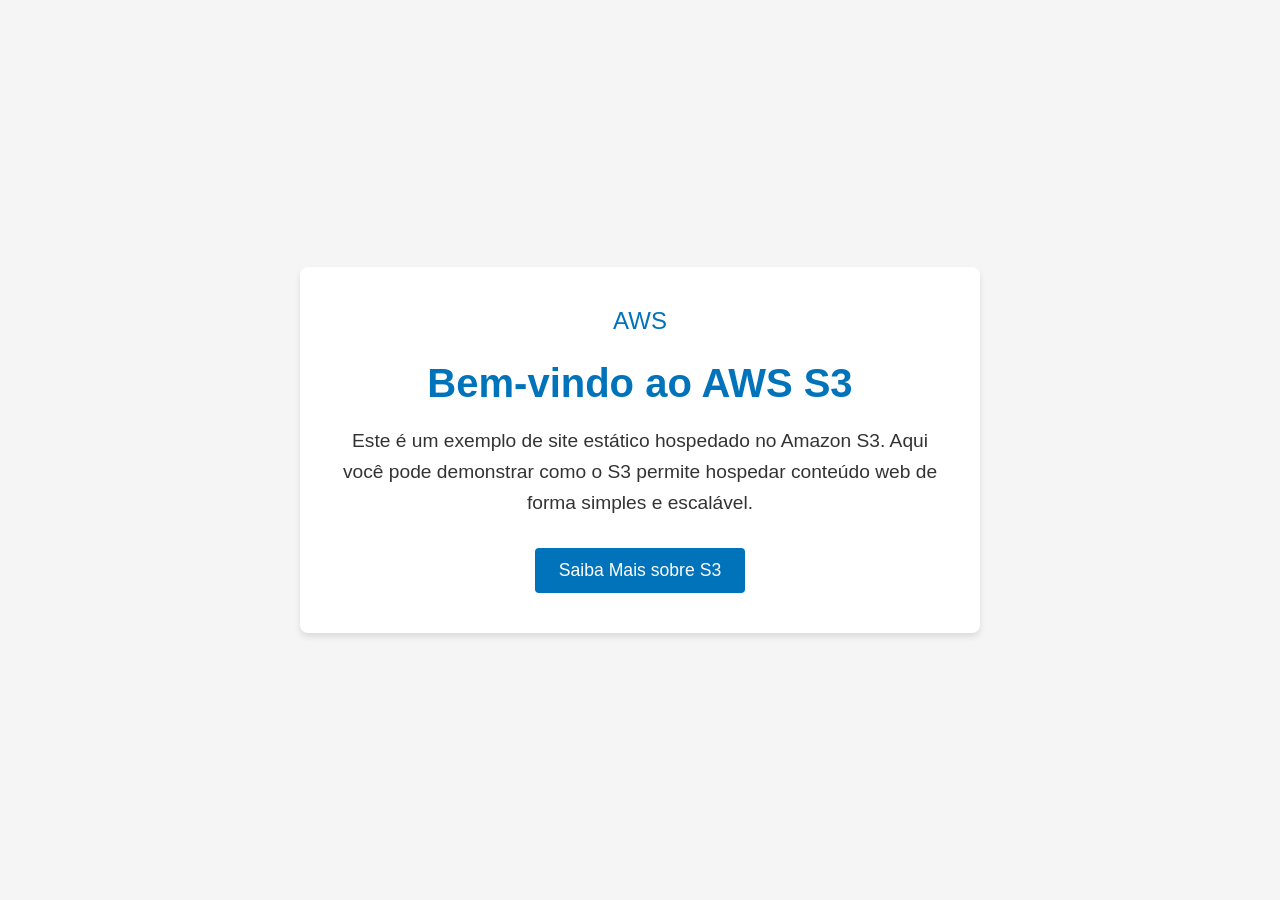
<file: S3/index.html>
<!DOCTYPE html>
<html lang="pt-BR">
<head>
    <meta charset="UTF-8">
    <meta name="viewport" content="width=device-width, initial-scale=1.0">
    <title>AWS S3 - Demonstração de Site Estático</title>
    <style>
        body {
            font-family: 'Segoe UI', Tahoma, Geneva, Verdana, sans-serif;
            background-color: #f5f5f5;
            color: #333;
            margin: 0;
            padding: 0;
            display: flex;
            justify-content: center;
            align-items: center;
            height: 100vh;
        }
        .container {
            background-color: #fff;
            border-radius: 8px;
            box-shadow: 0 4px 6px rgba(0, 0, 0, 0.1);
            padding: 40px;
            text-align: center;
            max-width: 600px;
            width: 100%;
        }
        h1 {
            color: #0073bb;
            margin-bottom: 20px;
            font-size: 2.5em;
        }
        p {
            font-size: 1.2em;
            line-height: 1.6;
            margin-bottom: 30px;
        }
        .btn {
            background-color: #0073bb;
            color: #fff;
            border: none;
            padding: 12px 24px;
            font-size: 1.1em;
            border-radius: 4px;
            cursor: pointer;
            text-decoration: none;
            display: inline-block;
            transition: background-color 0.3s;
        }
        .btn:hover {
            background-color: #005a94;
        }
        .logo {
            font-size: 1.5em;
            color: #0073bb;
            margin-bottom: 20px;
        }
    </style>
</head>
<body>
    <div class="container">
        <div class="logo">AWS</div>
        <h1>Bem-vindo ao AWS S3</h1>
        <p>Este é um exemplo de site estático hospedado no Amazon S3. Aqui você pode demonstrar como o S3 permite hospedar conteúdo web de forma simples e escalável.</p>
        <a href="#" class="btn">Saiba Mais sobre S3</a>
    </div>
</body>
</html>
</file>
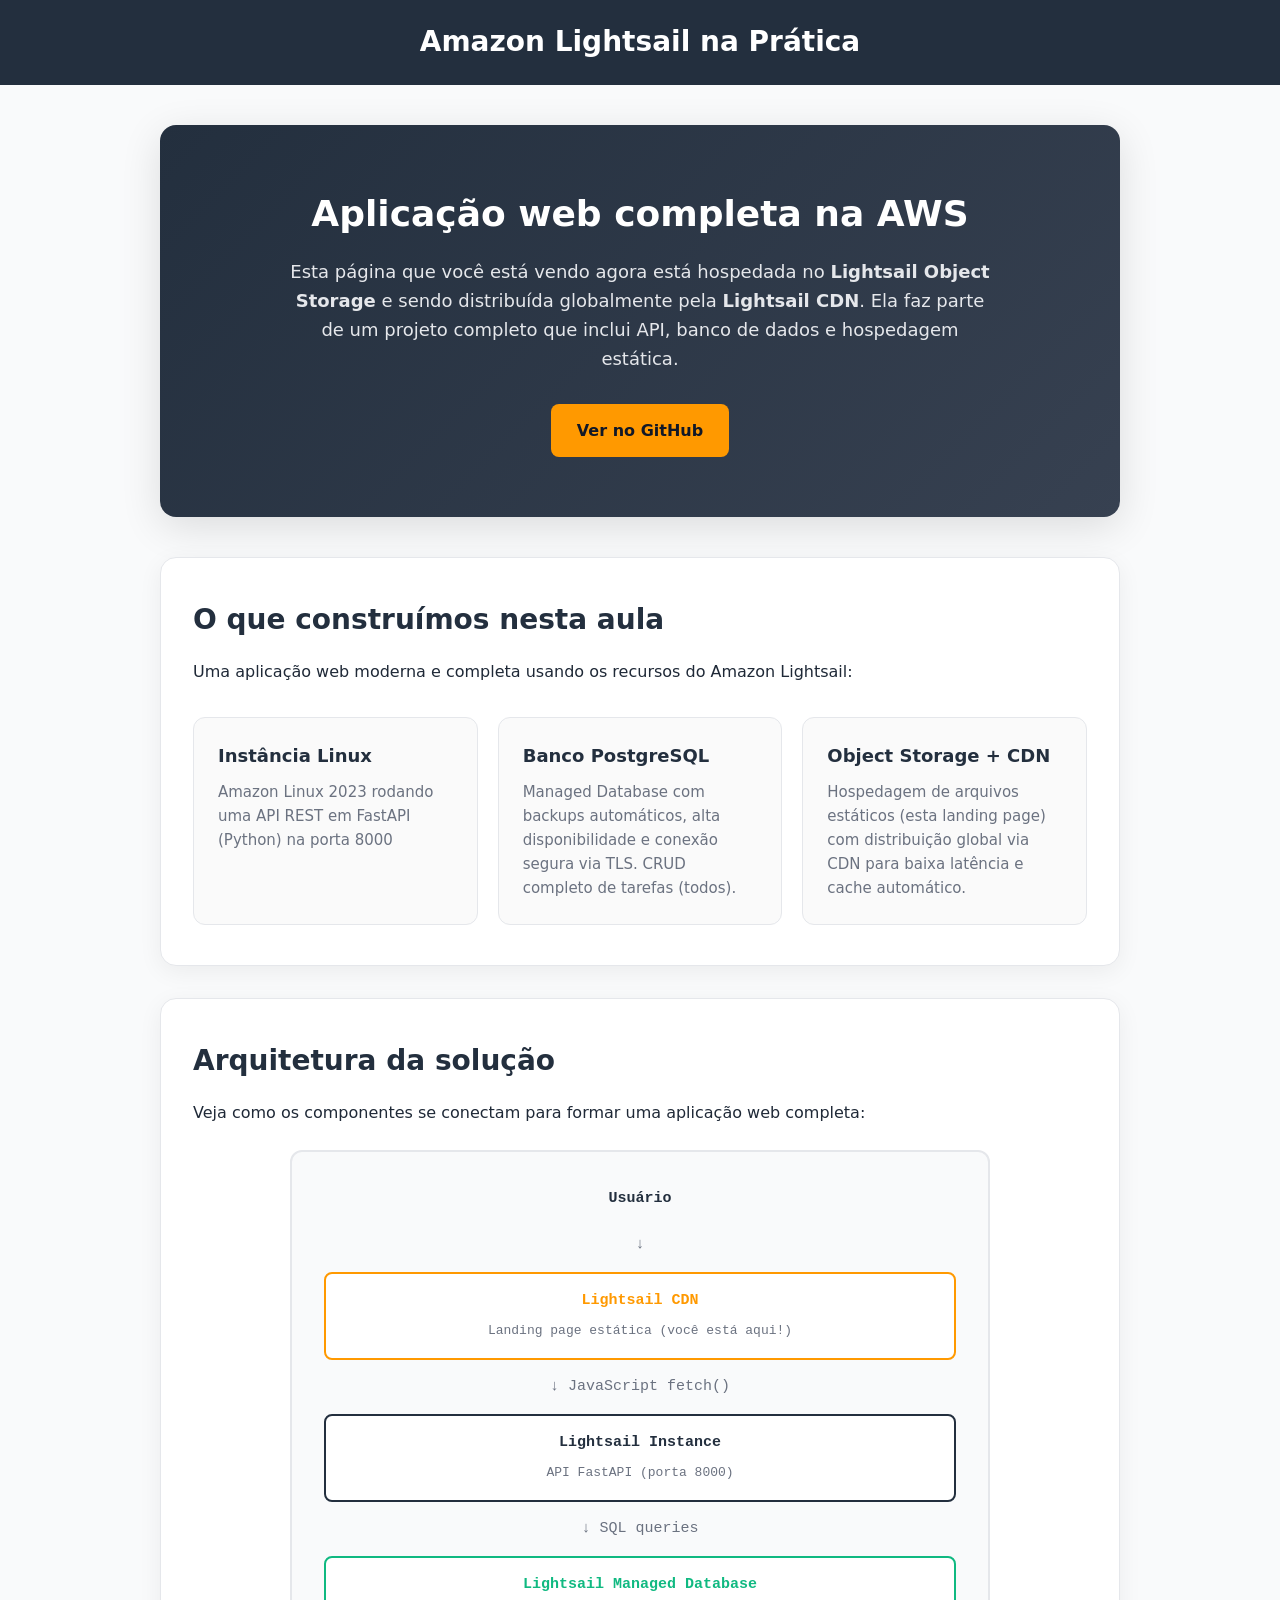
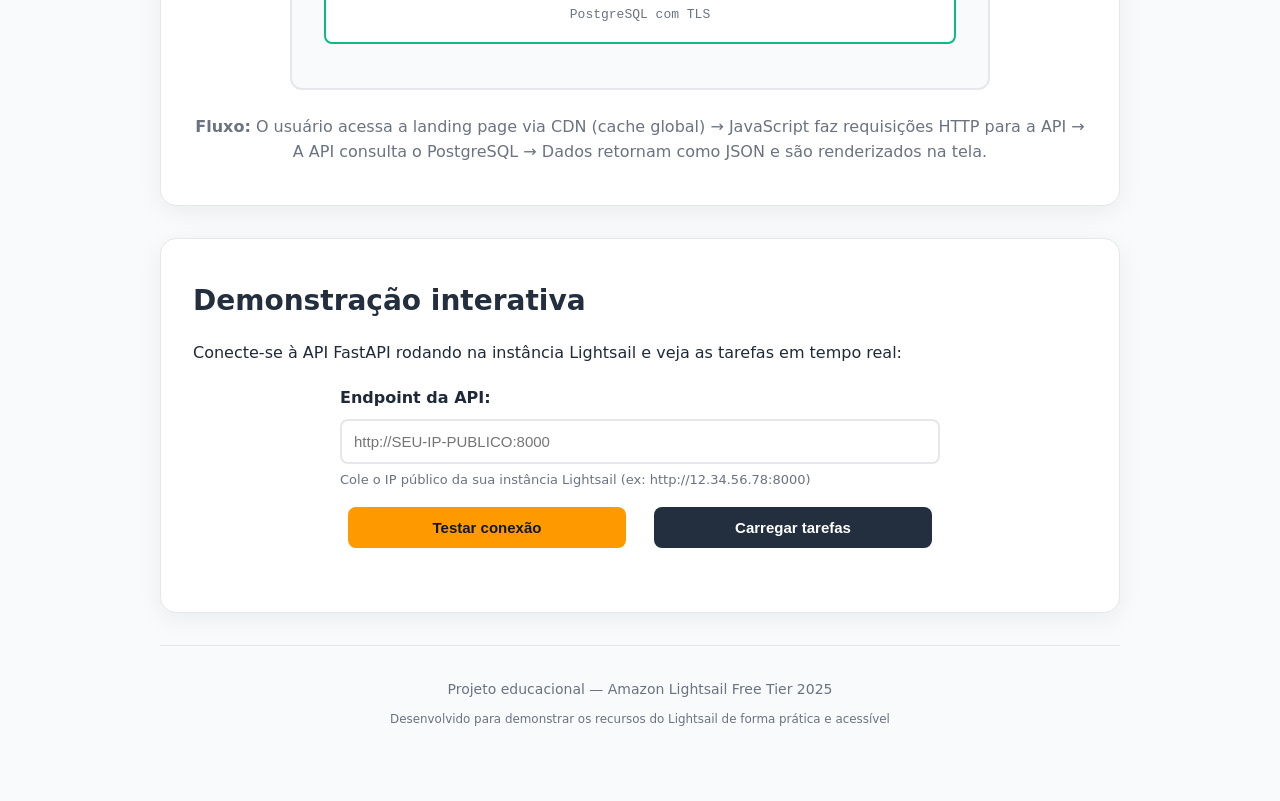
<file: Lightsail/static/index.html>
<!doctype html>
<html lang="pt-BR">
<head>
  <meta charset="utf-8">
  <meta name="viewport" content="width=device-width,initial-scale=1">
  <title>Amazon Lightsail na Prática — Projeto Completo</title>
  <meta name="description" content="Aplicação web completa usando Amazon Lightsail com FastAPI, PostgreSQL e CDN — 100% Free Tier">
  <link rel="stylesheet" href="styles.css">
</head>
<body>
  <header class="header">
    <h1>Amazon Lightsail na Prática</h1>
  </header>

  <main class="container">
    <!-- Hero Section -->
    <section class="hero">
      <h2>Aplicação web completa na AWS</h2>
      <p class="lead">
        Esta página que você está vendo agora está hospedada no <strong>Lightsail Object Storage</strong> e sendo distribuída globalmente pela <strong>Lightsail CDN</strong>. Ela faz parte de um projeto completo que inclui API, banco de dados e hospedagem estática.
      </p>
      <div style="margin-top:30px">
        <a href="https://github.com/i-davies/aws-na-pratica" class="btn" target="_blank" rel="noopener">Ver no GitHub</a>
      </div>
    </section>

    <!-- What we built -->
    <section class="card">
      <h2>O que construímos nesta aula</h2>
      <p>Uma aplicação web moderna e completa usando os recursos do Amazon Lightsail:</p>
      <div class="grid">
        <div class="tile">
          <h3>Instância Linux</h3>
          <p>Amazon Linux 2023 rodando uma API REST em FastAPI (Python) na porta 8000</p>
        </div>
        <div class="tile">
          <h3>Banco PostgreSQL</h3>
          <p>Managed Database com backups automáticos, alta disponibilidade e conexão segura via TLS. CRUD completo de tarefas (todos).</p>
        </div>
        <div class="tile">
          <h3>Object Storage + CDN</h3>
          <p>Hospedagem de arquivos estáticos (esta landing page) com distribuição global via CDN para baixa latência e cache automático.</p>
        </div>
      </div>
    </section>

    <!-- Architecture -->
    <section class="card">
      <h2>Arquitetura da solução</h2>
      <p style="margin-bottom:24px">Veja como os componentes se conectam para formar uma aplicação web completa:</p>
      
      <div style="background:#f9fafb; border:2px solid #e5e7eb; border-radius:12px; padding:32px; max-width:700px; margin:0 auto">
        <div style="text-align:center; line-height:2; font-family:monospace; font-size:15px">
          <div style="margin-bottom:16px">
            <strong style="color:#232f3e">Usuário</strong>
          </div>
          <div style="color:#6b7280">↓</div>
          <div style="background:#fff; border:2px solid #ff9900; border-radius:8px; padding:12px; margin:12px 0">
            <strong style="color:#ff9900">Lightsail CDN</strong><br>
            <span style="font-size:13px; color:#6b7280">Landing page estática (você está aqui!)</span>
          </div>
          <div style="color:#6b7280">↓ JavaScript fetch()</div>
          <div style="background:#fff; border:2px solid #232f3e; border-radius:8px; padding:12px; margin:12px 0">
            <strong style="color:#232f3e">Lightsail Instance</strong><br>
            <span style="font-size:13px; color:#6b7280">API FastAPI (porta 8000)</span>
          </div>
          <div style="color:#6b7280">↓ SQL queries</div>
          <div style="background:#fff; border:2px solid #10b981; border-radius:8px; padding:12px; margin:12px 0">
            <strong style="color:#10b981">Lightsail Managed Database</strong><br>
            <span style="font-size:13px; color:#6b7280">PostgreSQL com TLS</span>
          </div>
        </div>
      </div>

      <p style="margin-top:24px; text-align:center; color:#6b7280">
        <strong>Fluxo:</strong> O usuário acessa a landing page via CDN (cache global) → JavaScript faz requisições HTTP para a API → A API consulta o PostgreSQL → Dados retornam como JSON e são renderizados na tela.
      </p>
    </section>

    <!-- Interactive Demo -->
    <section class="card">
      <h2>Demonstração interativa</h2>
      <p style="margin-bottom:20px">Conecte-se à API FastAPI rodando na instância Lightsail e veja as tarefas em tempo real:</p>
      
      <div style="max-width:600px; margin:0 auto">
        <div style="margin-bottom:16px">
          <label for="apiUrl" style="display:block; margin-bottom:8px; font-weight:600">Endpoint da API:</label>
          <input 
            type="text" 
            id="apiUrl" 
            placeholder="http://SEU-IP-PUBLICO:8000"
            style="width:100%; padding:12px; border:2px solid #e5e7eb; border-radius:8px; font-size:15px"
          />
          <p style="font-size:13px; color:#6b7280; margin-top:6px">
            Cole o IP público da sua instância Lightsail (ex: http://12.34.56.78:8000)
          </p>
        </div>

        <div style="display:flex; gap:12px; margin-bottom:24px">
          <button onclick="testConnection()" class="btn" style="flex:1; cursor:pointer; border:none; font-size:15px">
            Testar conexão
          </button>
          <button onclick="loadTodos()" class="btn-secondary" style="flex:1; cursor:pointer; font-size:15px; background:#232f3e; color:#fff; border:none; padding:12px 24px; border-radius:8px; font-weight:600">
            Carregar tarefas
          </button>
        </div>

        <div id="status" style="padding:16px; border-radius:8px; margin-bottom:16px; display:none"></div>
        <div id="todos" style="margin-top:20px"></div>
      </div>
    </section>

    <!-- Footer -->
    <footer class="footer">
      <p>Projeto educacional — Amazon Lightsail Free Tier 2025</p>
      <p style="font-size:0.85em; margin-top:10px; color:#6b7280">
        Desenvolvido para demonstrar os recursos do Lightsail de forma prática e acessível
      </p>
    </footer>
  </main>

  <script>
    // Salva a URL da API no localStorage para persistir entre reloads
    const apiUrlInput = document.getElementById('apiUrl');
    const savedUrl = localStorage.getItem('lightsailApiUrl');
    if (savedUrl) {
      apiUrlInput.value = savedUrl;
    }

    apiUrlInput.addEventListener('change', (e) => {
      localStorage.setItem('lightsailApiUrl', e.target.value);
    });

    function getApiUrl() {
      const url = apiUrlInput.value.trim();
      if (!url) {
        showStatus('Por favor, insira o endpoint da API', 'error');
        return null;
      }
      return url.replace(/\/$/, ''); // Remove trailing slash
    }

    function showStatus(message, type = 'info') {
      const statusDiv = document.getElementById('status');
      statusDiv.style.display = 'block';
      statusDiv.textContent = message;
      
      if (type === 'success') {
        statusDiv.style.background = '#d1fae5';
        statusDiv.style.color = '#065f46';
        statusDiv.style.border = '2px solid #10b981';
      } else if (type === 'error') {
        statusDiv.style.background = '#fee2e2';
        statusDiv.style.color = '#991b1b';
        statusDiv.style.border = '2px solid #ef4444';
      } else {
        statusDiv.style.background = '#dbeafe';
        statusDiv.style.color = '#1e40af';
        statusDiv.style.border = '2px solid #3b82f6';
      }
    }

    async function testConnection() {
      const apiUrl = getApiUrl();
      if (!apiUrl) return;

      showStatus('Testando conexão com a API...', 'info');

      try {
        const response = await fetch(`${apiUrl}/health`, {
          method: 'GET',
          headers: { 'Accept': 'application/json' }
        });

        if (!response.ok) {
          throw new Error(`HTTP ${response.status}: ${response.statusText}`);
        }

        const data = await response.json();
        showStatus(`✓ Conexão bem-sucedida! Status: ${data.status} | DB: ${data.database}`, 'success');
      } catch (error) {
        showStatus(`✗ Erro ao conectar: ${error.message}`, 'error');
        console.error('Connection error:', error);
      }
    }

    async function loadTodos() {
      const apiUrl = getApiUrl();
      if (!apiUrl) return;

      showStatus('Carregando tarefas do PostgreSQL...', 'info');

      try {
        const response = await fetch(`${apiUrl}/todos`, {
          method: 'GET',
          headers: { 'Accept': 'application/json' }
        });

        if (!response.ok) {
          throw new Error(`HTTP ${response.status}: ${response.statusText}`);
        }

        const todos = await response.json();
        displayTodos(todos);
        showStatus(`✓ ${todos.length} tarefa(s) carregada(s) com sucesso`, 'success');
      } catch (error) {
        showStatus(`✗ Erro ao carregar tarefas: ${error.message}`, 'error');
        console.error('Load error:', error);
      }
    }

    function displayTodos(todos) {
      const todosDiv = document.getElementById('todos');
      
      if (todos.length === 0) {
        todosDiv.innerHTML = '<p style="text-align:center; color:#6b7280; padding:20px">Nenhuma tarefa encontrada. Crie uma via POST /todos</p>';
        return;
      }

      const html = todos.map(todo => `
        <div style="background:#fafafa; border:2px solid #e5e7eb; border-radius:8px; padding:16px; margin-bottom:12px; display:flex; justify-content:space-between; align-items:center">
          <div>
            <strong style="color:#232f3e; font-size:16px">${escapeHtml(todo.title)}</strong>
            <span style="margin-left:12px; font-size:13px; padding:4px 8px; border-radius:4px; ${todo.done ? 'background:#d1fae5; color:#065f46' : 'background:#fee2e2; color:#991b1b'}">
              ${todo.done ? '✓ Concluída' : '○ Pendente'}
            </span>
          </div>
          <code style="font-size:13px; color:#6b7280">ID: ${todo.id}</code>
        </div>
      `).join('');

      todosDiv.innerHTML = html;
    }

    function escapeHtml(text) {
      const div = document.createElement('div');
      div.textContent = text;
      return div.innerHTML;
    }
  </script>
</body>
</html>
</file>
<file: Lightsail/static/styles.css>
/* Simple AWS-inspired styles */
:root {
  --aws-navy: #232f3e;
  --aws-orange: #ff9900;
  --text: #1f2937;
  --muted: #6b7280;
  --bg: #f9fafb;
  --card: #ffffff;
}

* { box-sizing: border-box; margin: 0; padding: 0; }
html, body { height: 100%; }
body {
  margin: 0;
  font-family: system-ui, -apple-system, "Segoe UI", Roboto, Ubuntu, Cantarell, "Noto Sans", sans-serif, "Apple Color Emoji", "Segoe UI Emoji";
  background: var(--bg);
  color: var(--text);
  line-height: 1.6;
}

.header {
  background: var(--aws-navy);
  color: #fff;
  padding: 20px 24px;
  text-align: center;
}
.header img { max-height: 50px; width: auto; margin-bottom: 12px; }
.header h1 { font-size: 28px; margin: 0; font-weight: 700; }
.header .subtitle { font-size: 16px; color: #d1d5db; margin-top: 8px; }

.container {
  max-width: 1000px;
  margin: 0 auto;
  padding: 40px 20px;
}

.hero {
  text-align: center;
  padding: 60px 20px;
  background: linear-gradient(135deg, #232f3e 0%, #374151 100%);
  color: #fff;
  border-radius: 16px;
  margin-bottom: 40px;
  box-shadow: 0 10px 40px rgba(0,0,0,0.12);
}
.hero h2 { font-size: 36px; margin-bottom: 16px; font-weight: 800; }
.hero .lead { color: #e5e7eb; font-size: 18px; max-width: 700px; margin: 0 auto; }

.card {
  background: var(--card);
  border-radius: 16px;
  box-shadow: 0 6px 24px rgba(0,0,0,0.06);
  padding: 40px 32px;
  margin-bottom: 32px;
  border: 1px solid #e5e7eb;
}
.card h2 { font-size: 28px; margin-bottom: 16px; color: var(--aws-navy); }
.card ul { line-height: 1.8; }
.card ul li { margin-bottom: 8px; }

.lead { color: var(--muted); margin-top: 8px; }

.btn, .btn-secondary {
  display: inline-block;
  text-decoration: none;
  padding: 12px 24px;
  border-radius: 8px;
  font-weight: 600;
  border: 2px solid transparent;
  transition: all 0.2s ease;
  margin: 0 8px;
}
.btn {
  background: var(--aws-orange);
  color: #111827;
}
.btn:hover {
  transform: translateY(-2px);
  box-shadow: 0 10px 25px rgba(255,153,0,0.3);
}
.btn-secondary {
  background: transparent;
  color: #fff;
  border-color: #fff;
}
.btn-secondary:hover {
  background: rgba(255,255,255,0.1);
}

.grid {
  display: grid;
  grid-template-columns: repeat(auto-fit, minmax(280px, 1fr));
  gap: 20px;
  margin-top: 32px;
}
.tile {
  background: #fafafa;
  border: 1px solid #e5e7eb;
  border-radius: 12px;
  padding: 24px;
  transition: transform 0.2s ease, box-shadow 0.2s ease;
}
.tile:hover {
  transform: translateY(-4px);
  box-shadow: 0 8px 20px rgba(0,0,0,0.1);
}
.tile h3 { margin: 0 0 10px 0; font-size: 18px; color: var(--aws-navy); }
.tile p { margin: 0; color: var(--muted); font-size: 15px; }

.cta {
  text-align: center;
  background: linear-gradient(135deg, #ff9900 0%, #ff7700 100%);
  color: #fff;
  padding: 60px 32px;
  border-radius: 16px;
  margin-bottom: 40px;
  box-shadow: 0 10px 40px rgba(255,153,0,0.2);
}
.cta h2 { font-size: 32px; margin-bottom: 12px; }
.cta p { font-size: 18px; margin-bottom: 24px; }
.cta .btn {
  background: #fff;
  color: var(--aws-orange);
  font-size: 16px;
}
.cta .btn:hover {
  background: #f9fafb;
}

.footer {
  text-align: center;
  color: var(--muted);
  padding: 32px 0;
  font-size: 14px;
  border-top: 1px solid #e5e7eb;
}
.footer a {
  color: var(--aws-orange);
  text-decoration: none;
  margin: 0 8px;
}
.footer a:hover { text-decoration: underline; }

code {
  background: #f3f4f6;
  padding: 2px 6px;
  border-radius: 4px;
  font-family: "Courier New", monospace;
  font-size: 14px;
  color: #d97706;
}
</file>
